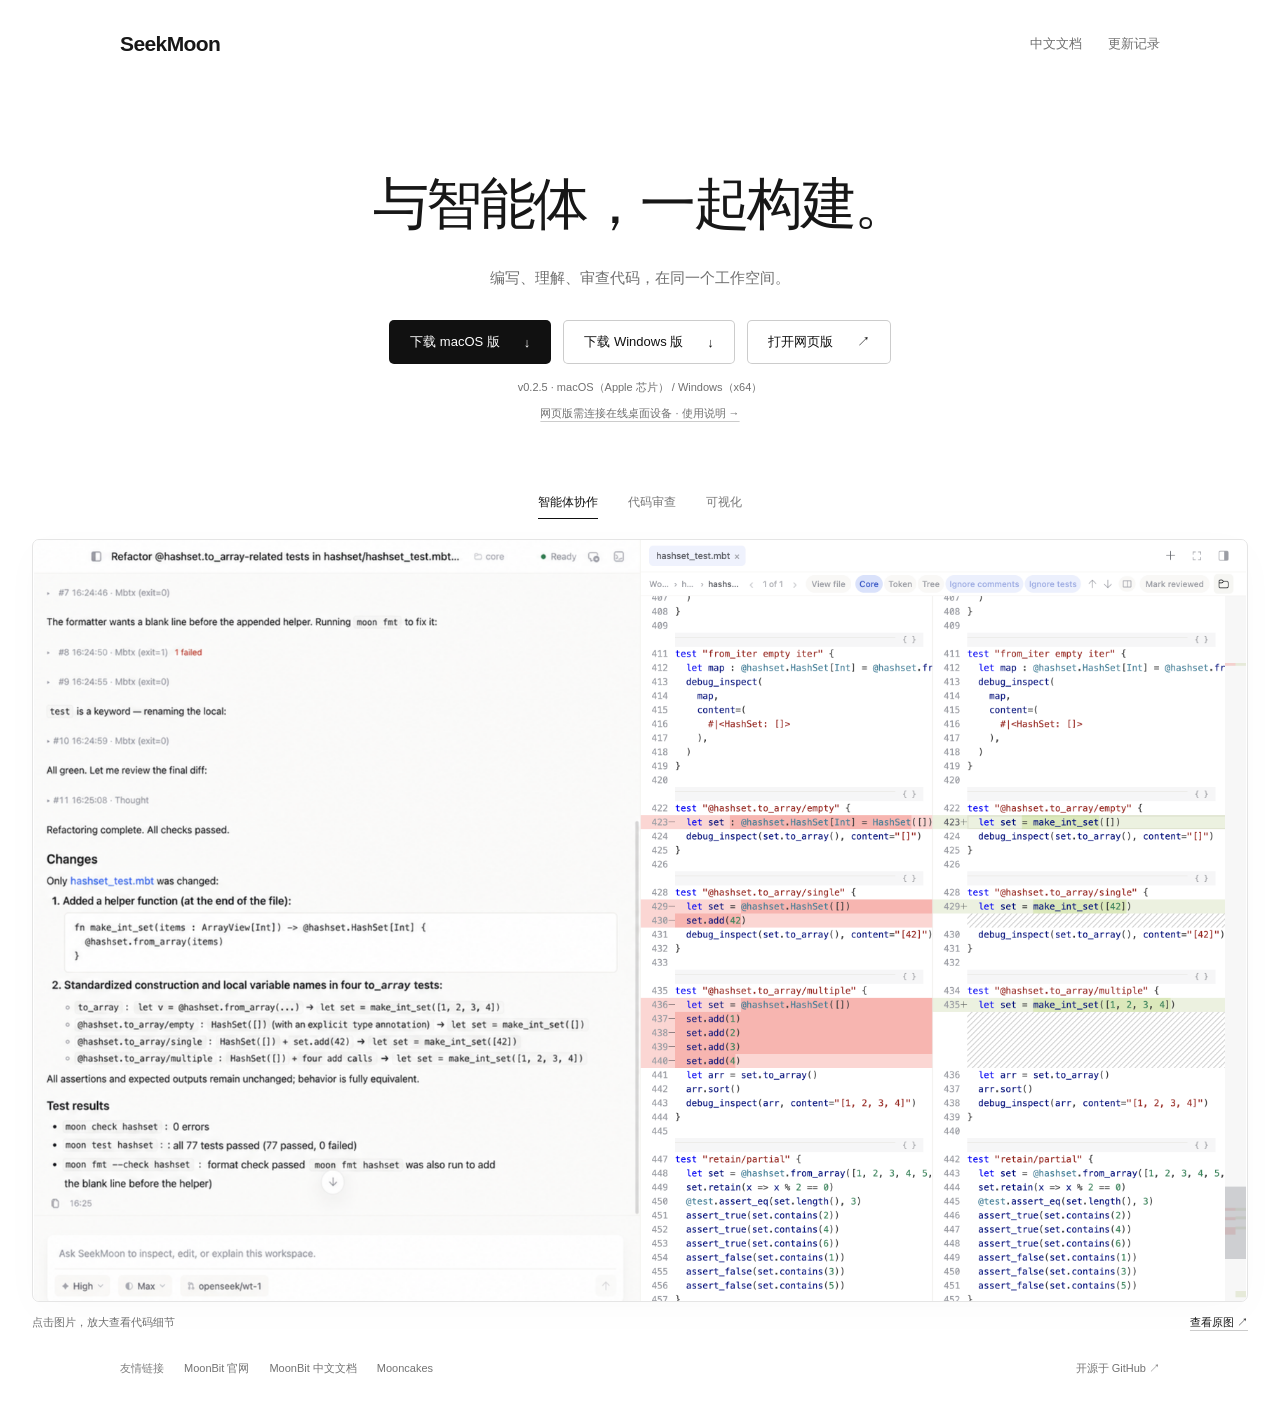
<file: index.html>
<!doctype html>
<html lang="zh-CN">
<head>
  <meta charset="UTF-8">
  <meta name="viewport" content="width=device-width, initial-scale=1">
  <meta name="theme-color" content="#ffffff">
  <meta name="description" content="SeekMoon，由 MoonBit 团队打造的智能体开发环境。编写、理解、审查代码，在同一个工作空间。">
  <title>SeekMoon — 与智能体，一起构建。</title>
  <link rel="icon" href="data:,">
  <link rel="stylesheet" href="style.css">
  <script src="script.js" defer></script>
</head>
<body>
  <a class="skip-link" href="#main">跳到主要内容</a>
  <header class="header wrap">
    <a class="brand" href="#" aria-label="SeekMoon 首页"><span>SeekMoon</span></a>
    <nav class="header-nav" aria-label="主导航"><a class="doc-link" href="docs.html">中文文档</a><a class="doc-link" href="updates.html">更新记录</a></nav>
  </header>
  <main id="main">
    <section class="hero wrap" aria-labelledby="hero-title">
      <h1 id="hero-title"><span>与智能体，</span><span>一起构建。</span></h1>
      <p><span>编写、理解、审查代码，</span><span>在同一个工作空间。</span></p>
      <div class="download-actions" id="download" aria-label="下载 SeekMoon">
        <a class="button" href="https://cli.moonbitlang.cn/openseek/desktop/releases/v0.2.5/SeekMoon.dmg" aria-describedby="download-note">下载 macOS 版 <span aria-hidden="true">↓</span></a>
        <a class="button button-secondary" href="https://cli.moonbitlang.cn/openseek/desktop/releases/v0.2.5/SeekMoon-windows-x64-setup.exe" aria-describedby="download-note">下载 Windows 版 <span aria-hidden="true">↓</span></a>
        <a class="button button-secondary button-browser" href="https://openseek-api.moonbitlang.cn/" target="_blank" rel="noopener noreferrer" aria-describedby="browser-note">打开网页版 <span aria-hidden="true">↗</span></a>
      </div>
      <p class="download-note" id="download-note">v0.2.5 · macOS（Apple 芯片） / Windows（x64）</p>
      <p class="download-help" id="browser-note"><a href="docs.html#browser-package">网页版需连接在线桌面设备 · 使用说明 →</a></p>
    </section>
    <section class="product wrap" aria-label="SeekMoon 产品预览">
      <div class="product-tabs" role="tablist" aria-label="切换产品截图">
        <button id="tab-workspace" role="tab" aria-selected="true" aria-controls="product-panel" data-view="workspace">智能体协作</button>
        <button id="tab-review" role="tab" aria-selected="false" tabindex="-1" aria-controls="product-panel" data-view="review">代码审查</button>
        <button id="tab-visualization" role="tab" aria-selected="false" tabindex="-1" aria-controls="product-panel" data-view="visualization">可视化</button>
      </div>
      <div class="product-window" id="product-panel" role="tabpanel" aria-labelledby="tab-workspace"><a class="image-open" id="image-open" href="assets/workspace.png" target="_blank" rel="noopener noreferrer" aria-label="放大查看当前产品截图"><img id="product-image" src="assets/workspace.png" width="3456" height="2168" alt="SeekMoon 真实界面：左侧智能体任务与右侧代码变更审查" fetchpriority="high"></a></div>
      <div class="preview-tools"><span>点击图片，放大查看代码细节</span><a id="open-original" href="assets/workspace.png" target="_blank" rel="noopener noreferrer">查看原图 ↗</a></div>
    </section>
  </main>
  <dialog id="image-viewer" aria-labelledby="viewer-title">
    <div class="viewer-toolbar"><h2 id="viewer-title">产品截图</h2><div class="viewer-controls"><button type="button" id="zoom-out" aria-label="缩小截图">−</button><output id="zoom-level" aria-live="polite">100%</output><button type="button" id="zoom-in" aria-label="放大截图">＋</button><button type="button" id="zoom-fit">全图</button><button type="button" id="zoom-original">原尺寸</button><button type="button" id="viewer-close" aria-label="关闭截图" autofocus>关闭 ×</button></div></div>
    <p class="viewer-hint">拖动或滚动查看细节；手机可滑动浏览。按 Esc 关闭。</p>
    <div id="viewer-viewport" tabindex="0" aria-label="截图查看区域，可滚动浏览"><img id="viewer-image" alt=""></div>
  </dialog>
  <footer class="footer wrap"><nav class="friend-links" aria-label="友情链接"><span>友情链接</span><a href="https://www.moonbitlang.cn/" target="_blank" rel="noopener noreferrer">MoonBit 官网</a><a href="https://docs.moonbitlang.cn/" target="_blank" rel="noopener noreferrer">MoonBit 中文文档</a><a href="https://mooncakes.io/" target="_blank" rel="noopener noreferrer">Mooncakes</a></nav><a href="https://github.com/moonbitlang/openseek" target="_blank" rel="noopener noreferrer">开源于 GitHub ↗</a></footer>
</body>
</html>
</file>
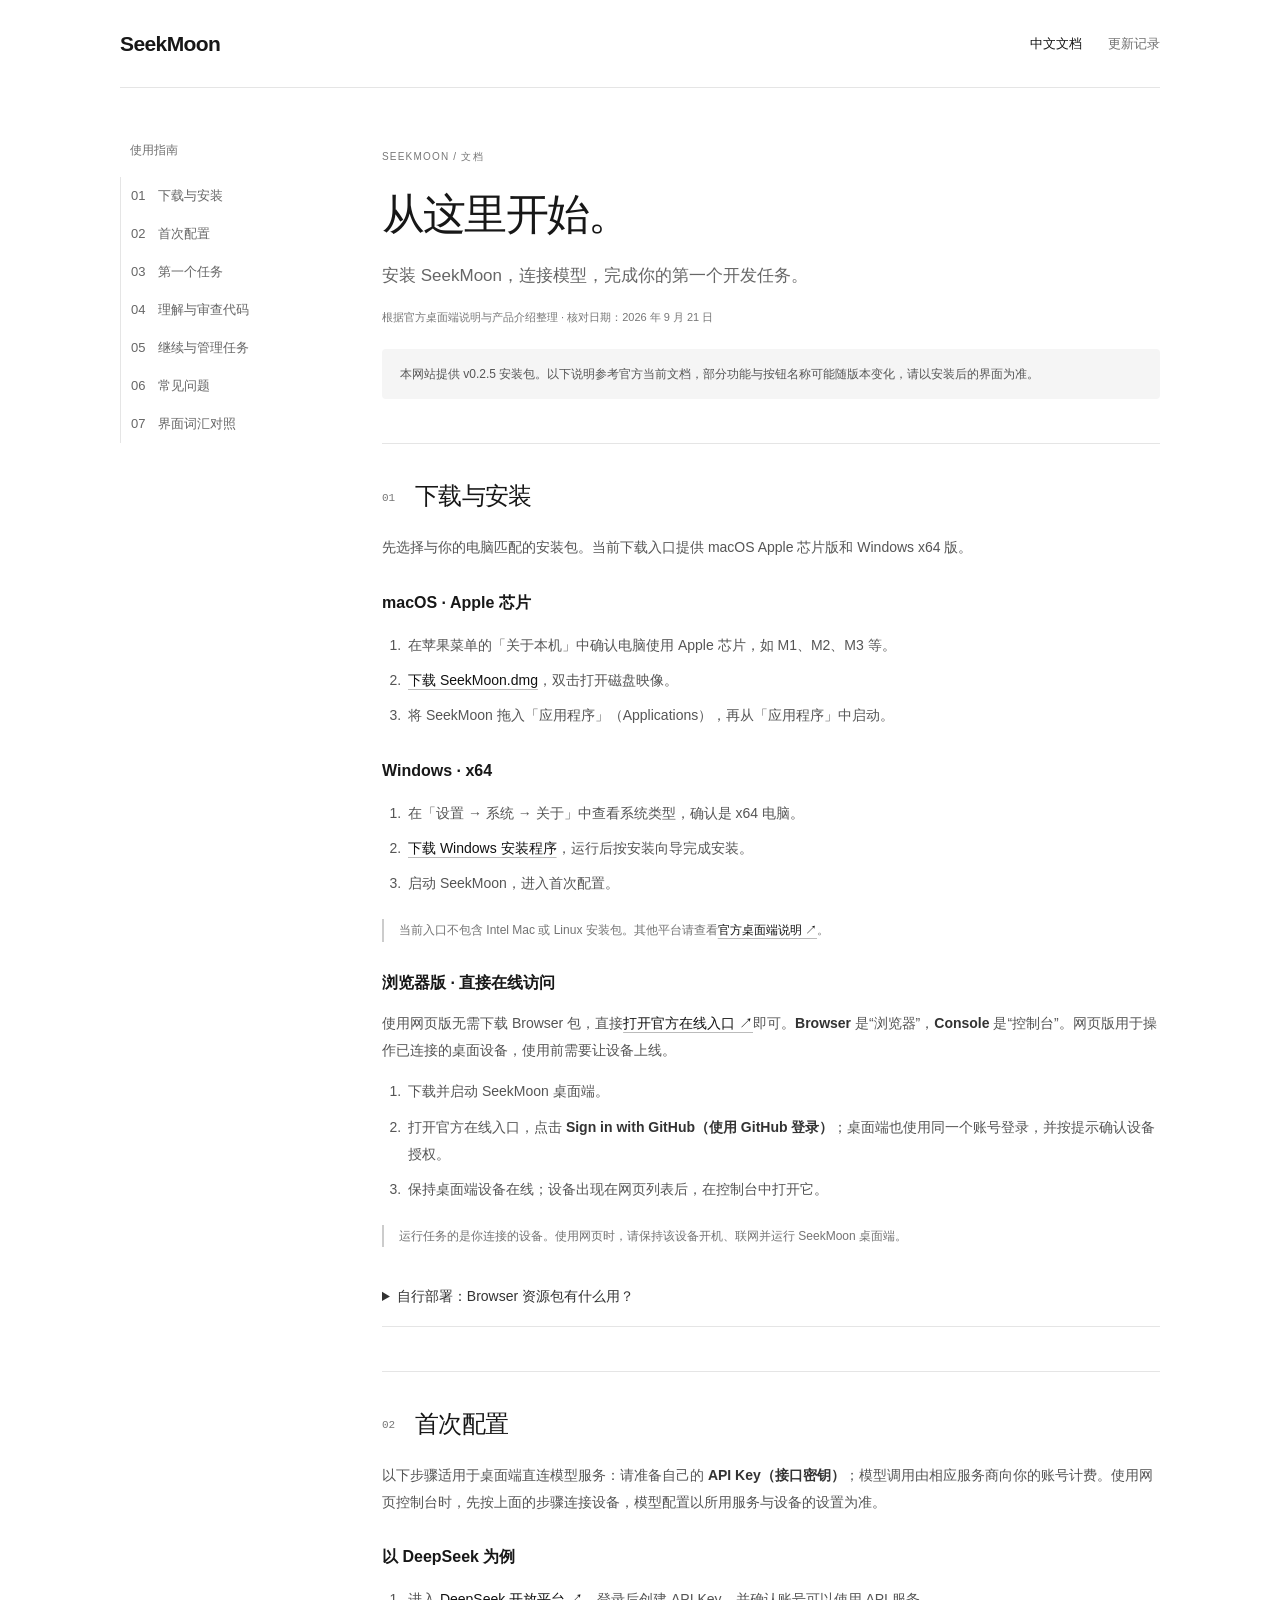
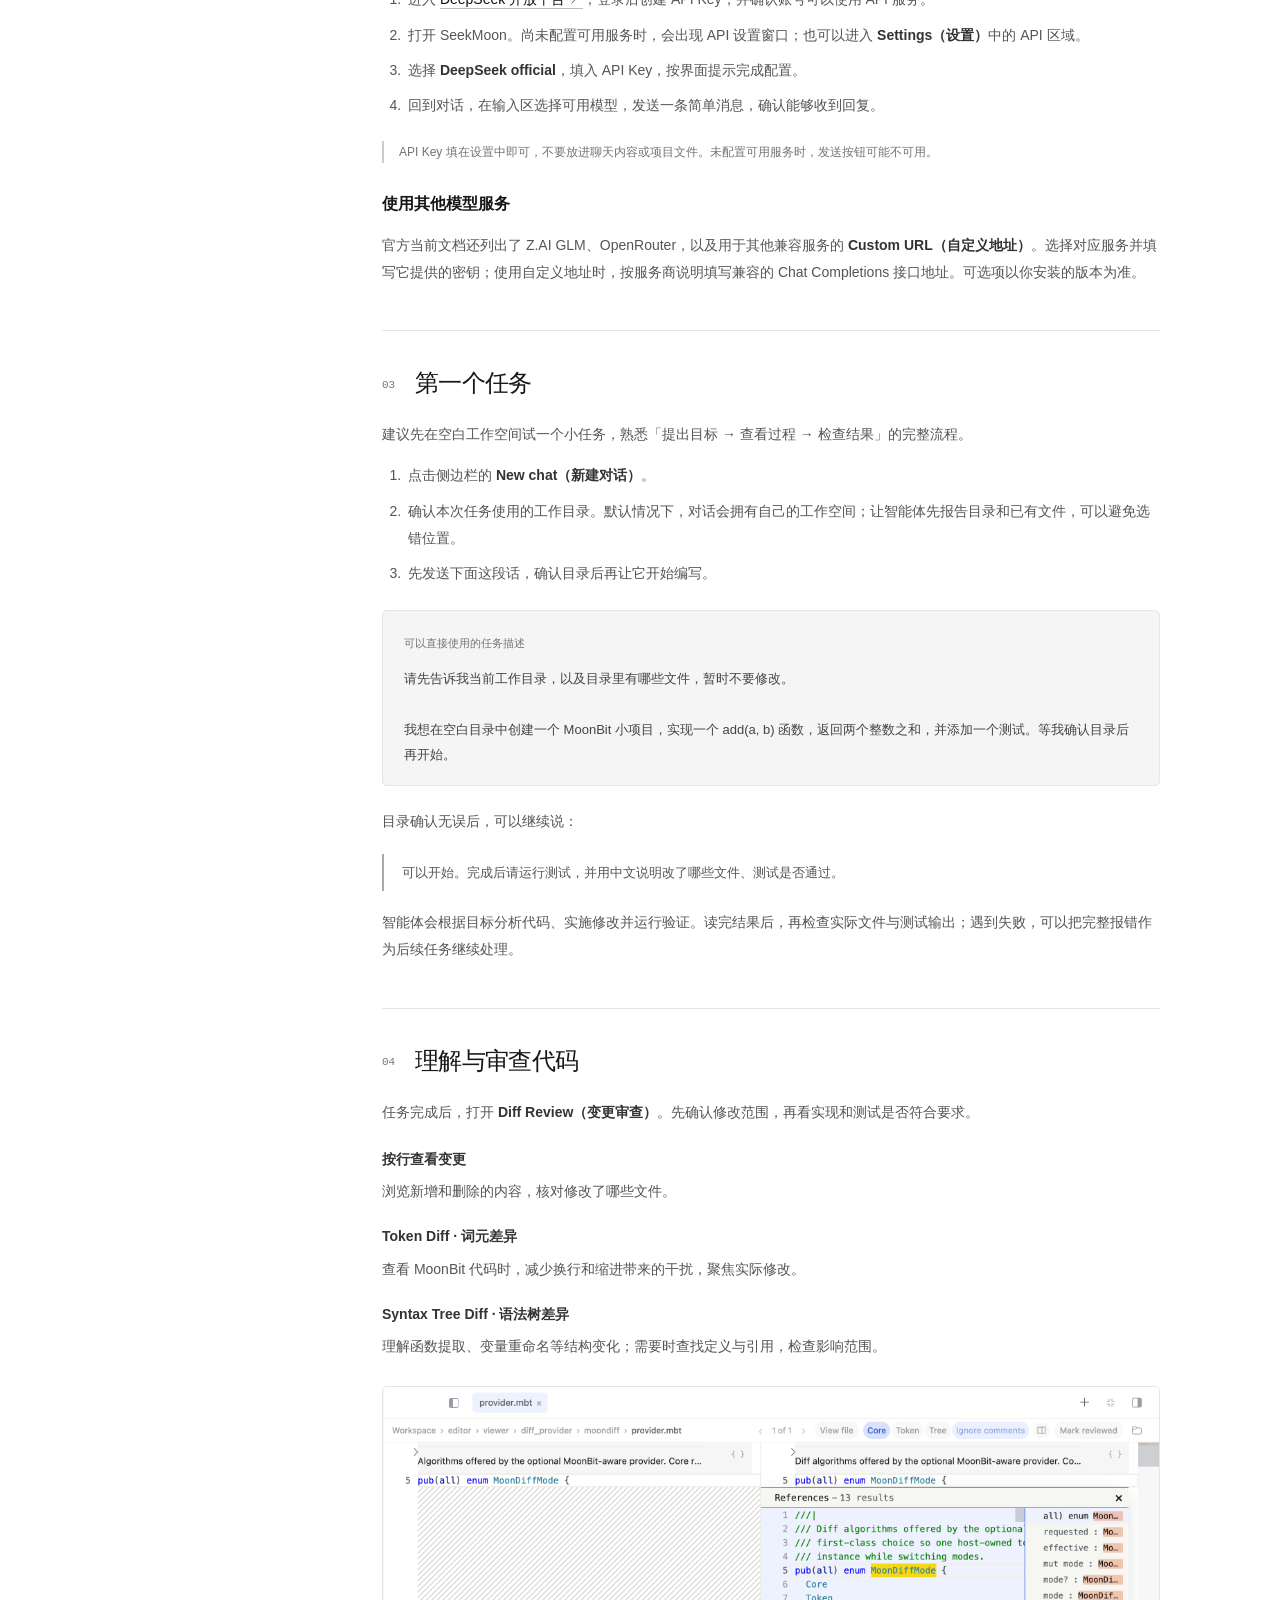
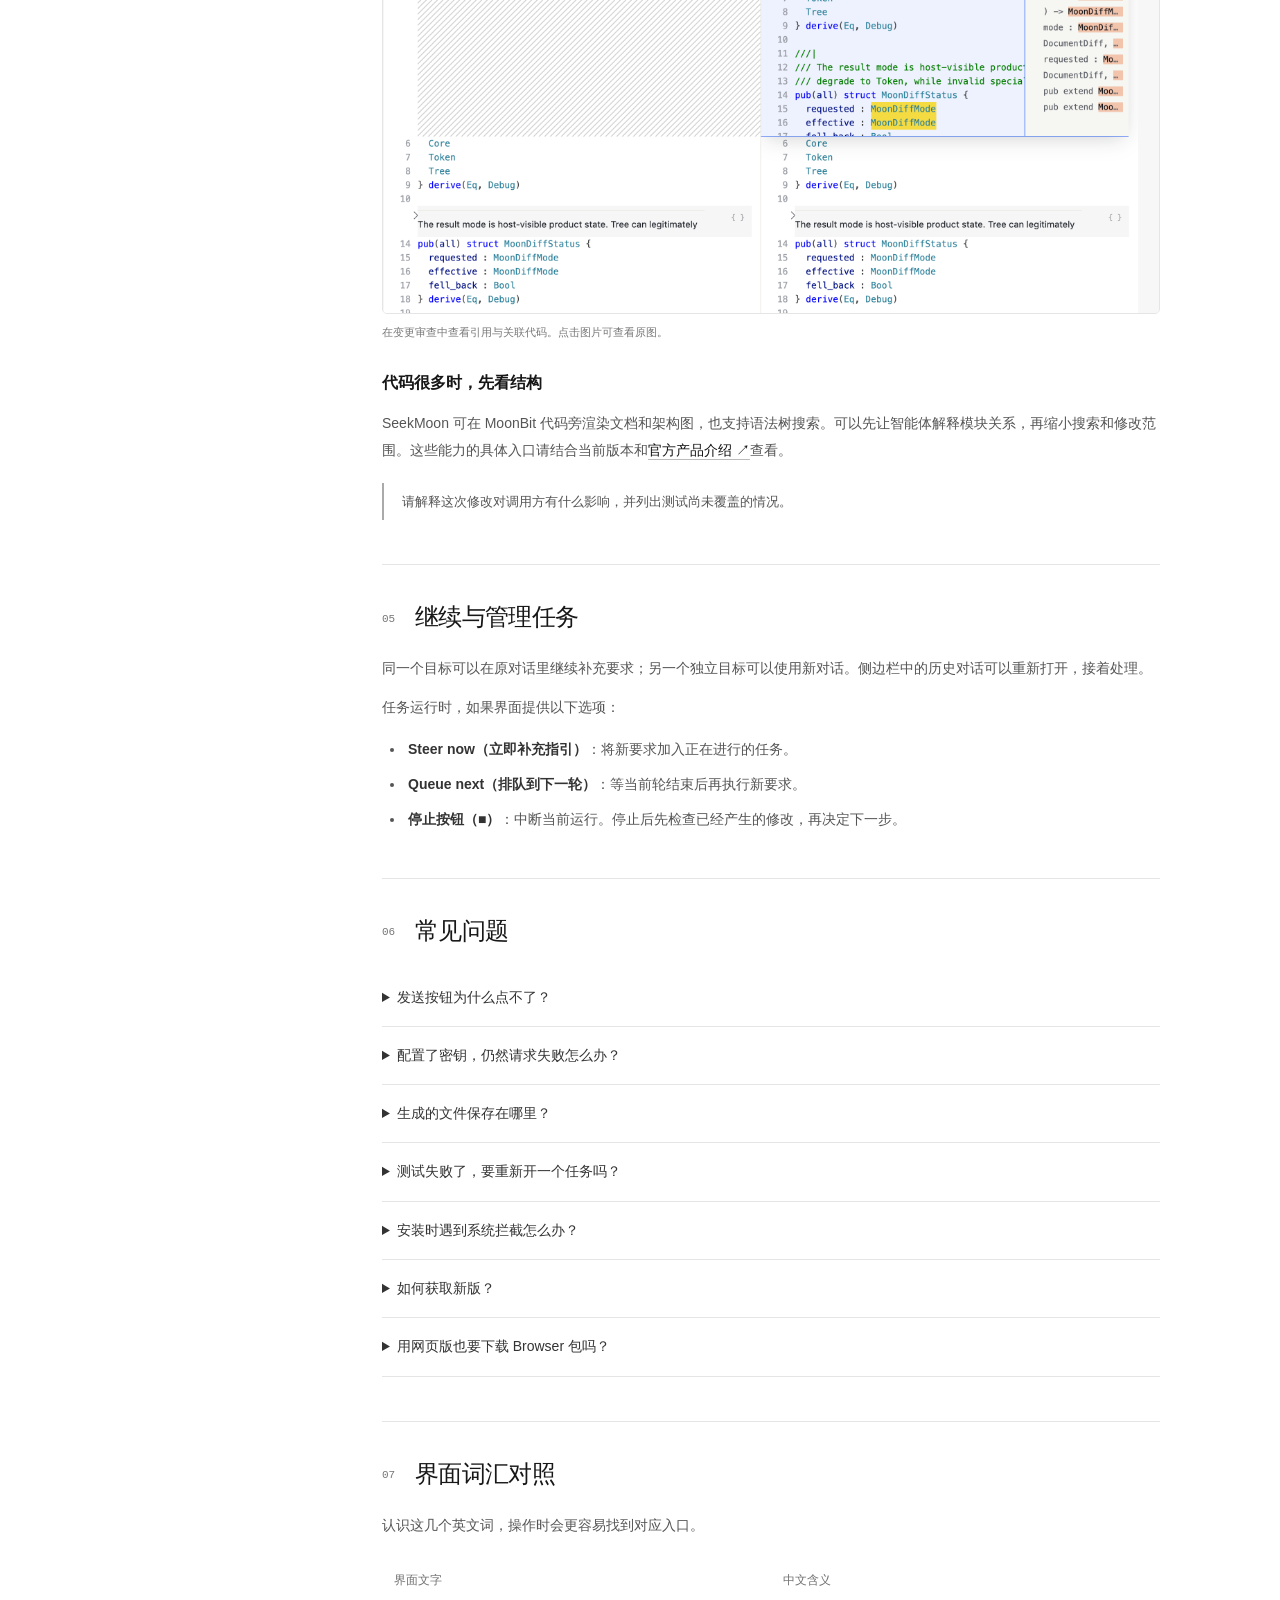
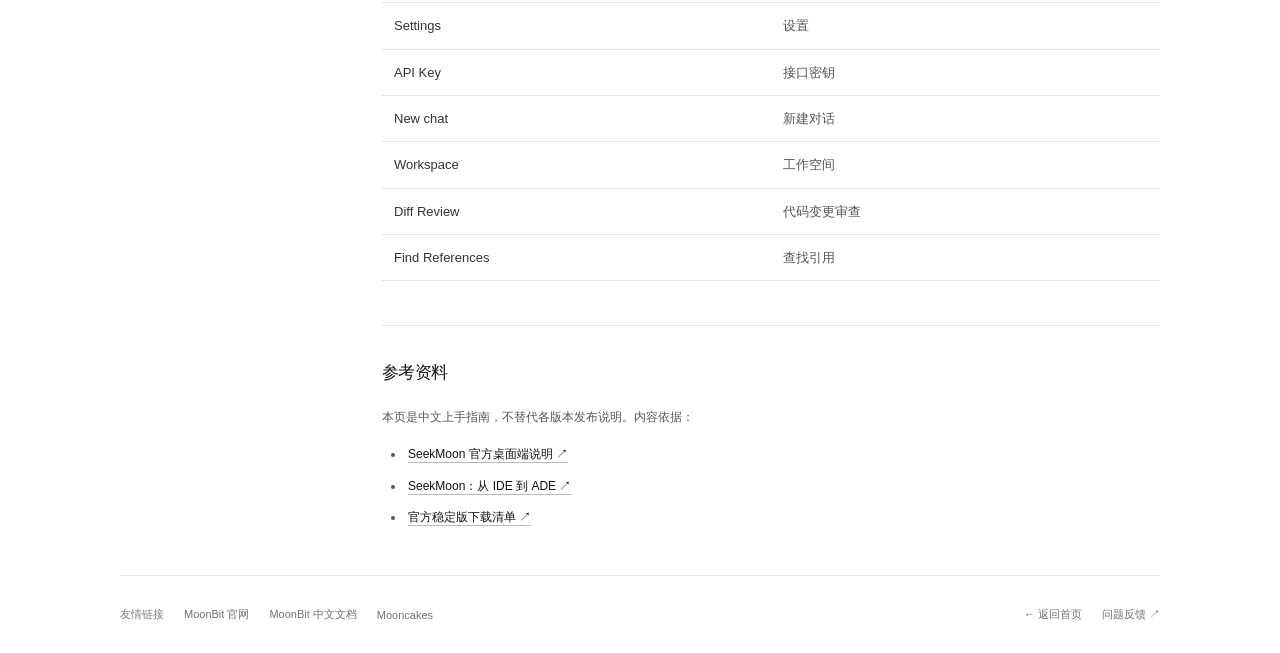
<file: docs.html>
<!doctype html>
<html lang="zh-CN">
<head>
  <meta charset="UTF-8">
  <meta name="viewport" content="width=device-width, initial-scale=1">
  <meta name="theme-color" content="#ffffff">
  <meta name="description" content="SeekMoon 中文使用指南：下载安装、配置模型 API Key、开始第一个任务、审查代码变更与常见问题。">
  <title>中文使用文档 — SeekMoon</title>
  <link rel="icon" href="data:,">
  <link rel="stylesheet" href="style.css">
  <link rel="stylesheet" href="docs.css">
</head>
<body>
  <a class="skip-link" href="#guide">跳到文档正文</a>
  <header class="header wrap">
    <a class="brand" href="./" aria-label="SeekMoon 首页"><span>SeekMoon</span></a>
    <nav class="header-nav" aria-label="主导航"><a class="doc-link" href="docs.html" aria-current="page">中文文档</a><a class="doc-link" href="updates.html">更新记录</a></nav>
  </header>
  <div class="docs-layout wrap">
    <aside class="docs-sidebar">
      <nav aria-label="文档目录">
        <p class="toc-title">使用指南</p>
        <a href="#install">01　下载与安装</a>
        <a href="#setup">02　首次配置</a>
        <a href="#first-task">03　第一个任务</a>
        <a href="#review">04　理解与审查代码</a>
        <a href="#sessions">05　继续与管理任务</a>
        <a href="#faq">06　常见问题</a>
        <a href="#terms">07　界面词汇对照</a>
      </nav>
    </aside>
    <main class="docs-content" id="guide">
      <div class="docs-intro">
        <span class="docs-kicker">SEEKMOON / 文档</span>
        <h1>从这里开始。</h1>
        <p class="docs-lead">安装 SeekMoon，连接模型，完成你的第一个开发任务。</p>
        <p class="docs-meta">根据官方桌面端说明与产品介绍整理 · 核对日期：2026 年 9 月 21 日</p>
        <p class="version-note">本网站提供 v0.2.5 安装包。以下说明参考官方当前文档，部分功能与按钮名称可能随版本变化，请以安装后的界面为准。</p>
      </div>
      <section id="install">
        <h2><span>01</span> 下载与安装</h2>
        <p>先选择与你的电脑匹配的安装包。当前下载入口提供 macOS Apple 芯片版和 Windows x64 版。</p>
        <h3>macOS · Apple 芯片</h3>
        <ol>
          <li>在苹果菜单的「关于本机」中确认电脑使用 Apple 芯片，如 M1、M2、M3 等。</li>
          <li><a href="https://cli.moonbitlang.cn/openseek/desktop/releases/v0.2.5/SeekMoon.dmg">下载 SeekMoon.dmg</a>，双击打开磁盘映像。</li>
          <li>将 SeekMoon 拖入「应用程序」（Applications），再从「应用程序」中启动。</li>
        </ol>
        <h3>Windows · x64</h3>
        <ol>
          <li>在「设置 → 系统 → 关于」中查看系统类型，确认是 x64 电脑。</li>
          <li><a href="https://cli.moonbitlang.cn/openseek/desktop/releases/v0.2.5/SeekMoon-windows-x64-setup.exe">下载 Windows 安装程序</a>，运行后按安装向导完成安装。</li>
          <li>启动 SeekMoon，进入首次配置。</li>
        </ol>
        <p class="quiet-note">当前入口不包含 Intel Mac 或 Linux 安装包。其他平台请查看<a href="https://github.com/moonbitlang/openseek/tree/main/desktop" target="_blank" rel="noopener noreferrer">官方桌面端说明 ↗</a>。</p>
        <h3 id="browser-package">浏览器版 · 直接在线访问</h3>
        <p>使用网页版无需下载 Browser 包，直接<a href="https://openseek-api.moonbitlang.cn/" target="_blank" rel="noopener noreferrer">打开官方在线入口 ↗</a>即可。<strong>Browser</strong> 是“浏览器”，<strong>Console</strong> 是“控制台”。网页版用于操作已连接的桌面设备，使用前需要让设备上线。</p>
        <ol>
          <li>下载并启动 SeekMoon 桌面端。</li>
          <li>打开官方在线入口，点击 <strong>Sign in with GitHub（使用 GitHub 登录）</strong>；桌面端也使用同一个账号登录，并按提示确认设备授权。</li>
          <li>保持桌面端设备在线；设备出现在网页列表后，在控制台中打开它。</li>
        </ol>
        <p class="quiet-note">运行任务的是你连接的设备。使用网页时，请保持该设备开机、联网并运行 SeekMoon 桌面端。</p>
        <details><summary>自行部署：Browser 资源包有什么用？</summary><p><a href="https://cli.moonbitlang.cn/openseek/desktop/releases/v0.2.5/SeekMoon.browser.tar.gz">下载 Browser 资源包（v0.2.5）</a>。这是浏览器控制台的前端资源压缩包，供部署使用；单独解压不会自动提供登录或设备连接。请结合<a href="https://github.com/moonbitlang/openseek/blob/main/desktop/BUILD.md" target="_blank" rel="noopener noreferrer">官方 Browser 构建说明 ↗</a>和配套服务配置使用。</p></details>
      </section>
      <section id="setup">
        <h2><span>02</span> 首次配置</h2>
        <p>以下步骤适用于桌面端直连模型服务：请准备自己的 <strong>API Key（接口密钥）</strong>；模型调用由相应服务商向你的账号计费。使用网页控制台时，先按上面的步骤连接设备，模型配置以所用服务与设备的设置为准。</p>
        <h3>以 DeepSeek 为例</h3>
        <ol>
          <li>进入 <a href="https://platform.deepseek.com/" target="_blank" rel="noopener noreferrer">DeepSeek 开放平台 ↗</a>，登录后创建 API Key，并确认账号可以使用 API 服务。</li>
          <li>打开 SeekMoon。尚未配置可用服务时，会出现 API 设置窗口；也可以进入 <strong>Settings（设置）</strong>中的 API 区域。</li>
          <li>选择 <strong>DeepSeek official</strong>，填入 API Key，按界面提示完成配置。</li>
          <li>回到对话，在输入区选择可用模型，发送一条简单消息，确认能够收到回复。</li>
        </ol>
        <p class="quiet-note">API Key 填在设置中即可，不要放进聊天内容或项目文件。未配置可用服务时，发送按钮可能不可用。</p>
        <h3>使用其他模型服务</h3>
        <p>官方当前文档还列出了 Z.AI GLM、OpenRouter，以及用于其他兼容服务的 <strong>Custom URL（自定义地址）</strong>。选择对应服务并填写它提供的密钥；使用自定义地址时，按服务商说明填写兼容的 Chat Completions 接口地址。可选项以你安装的版本为准。</p>
      </section>
      <section id="first-task">
        <h2><span>03</span> 第一个任务</h2>
        <p>建议先在空白工作空间试一个小任务，熟悉「提出目标 → 查看过程 → 检查结果」的完整流程。</p>
        <ol>
          <li>点击侧边栏的 <strong>New chat（新建对话）</strong>。</li>
          <li>确认本次任务使用的工作目录。默认情况下，对话会拥有自己的工作空间；让智能体先报告目录和已有文件，可以避免选错位置。</li>
          <li>先发送下面这段话，确认目录后再让它开始编写。</li>
        </ol>
        <div class="prompt-example"><span class="example-label">可以直接使用的任务描述</span><pre>请先告诉我当前工作目录，以及目录里有哪些文件，暂时不要修改。

我想在空白目录中创建一个 MoonBit 小项目，实现一个 add(a, b) 函数，返回两个整数之和，并添加一个测试。等我确认目录后再开始。</pre></div>
        <p>目录确认无误后，可以继续说：</p>
        <blockquote>可以开始。完成后请运行测试，并用中文说明改了哪些文件、测试是否通过。</blockquote>
        <p>智能体会根据目标分析代码、实施修改并运行验证。读完结果后，再检查实际文件与测试输出；遇到失败，可以把完整报错作为后续任务继续处理。</p>
      </section>
      <section id="review">
        <h2><span>04</span> 理解与审查代码</h2>
        <p>任务完成后，打开 <strong>Diff Review（变更审查）</strong>。先确认修改范围，再看实现和测试是否符合要求。</p>
        <dl class="feature-list">
          <div><dt>按行查看变更</dt><dd>浏览新增和删除的内容，核对修改了哪些文件。</dd></div>
          <div><dt>Token Diff · 词元差异</dt><dd>查看 MoonBit 代码时，减少换行和缩进带来的干扰，聚焦实际修改。</dd></div>
          <div><dt>Syntax Tree Diff · 语法树差异</dt><dd>理解函数提取、变量重命名等结构变化；需要时查找定义与引用，检查影响范围。</dd></div>
        </dl>
        <figure><a href="assets/review.png" target="_blank" rel="noopener noreferrer" aria-label="在新标签页查看代码审查截图原图"><img src="assets/review.png" alt="SeekMoon 代码审查界面，展示代码差异与引用列表" loading="lazy"></a><figcaption>在变更审查中查看引用与关联代码。点击图片可查看原图。</figcaption></figure>
        <h3>代码很多时，先看结构</h3>
        <p>SeekMoon 可在 MoonBit 代码旁渲染文档和架构图，也支持语法树搜索。可以先让智能体解释模块关系，再缩小搜索和修改范围。这些能力的具体入口请结合当前版本和<a href="https://www.moonbitlang.com/blog/seekmoon-from-ide-to-ade" target="_blank" rel="noopener noreferrer">官方产品介绍 ↗</a>查看。</p>
        <blockquote>请解释这次修改对调用方有什么影响，并列出测试尚未覆盖的情况。</blockquote>
      </section>
      <section id="sessions">
        <h2><span>05</span> 继续与管理任务</h2>
        <p>同一个目标可以在原对话里继续补充要求；另一个独立目标可以使用新对话。侧边栏中的历史对话可以重新打开，接着处理。</p>
        <p>任务运行时，如果界面提供以下选项：</p>
        <ul>
          <li><strong>Steer now（立即补充指引）</strong>：将新要求加入正在进行的任务。</li>
          <li><strong>Queue next（排队到下一轮）</strong>：等当前轮结束后再执行新要求。</li>
          <li><strong>停止按钮（■）</strong>：中断当前运行。停止后先检查已经产生的修改，再决定下一步。</li>
        </ul>
      </section>
      <section id="faq">
        <h2><span>06</span> 常见问题</h2>
        <details><summary>发送按钮为什么点不了？</summary><p>先检查 API 设置。官方说明中，未配置可用模型服务时会禁用发送。确认服务商、密钥及自定义地址填写正确，再根据界面给出的提示排查。</p></details>
        <details><summary>配置了密钥，仍然请求失败怎么办？</summary><p>保存完整报错，检查网络、服务商 API 可用状态，以及账号余额或配额。密钥失效时在设置中更换；不要将密钥贴进反馈截图。</p></details>
        <details><summary>生成的文件保存在哪里？</summary><p>官方说明中的默认工作空间位于系统「文档」目录下的 <code>OpenSeek/&lt;session-id&gt;</code>，系统配置可能改变其实际位置。已有项目请以当前任务的工作目录为准；不确定时先让智能体报告目录。</p></details>
        <details><summary>测试失败了，要重新开一个任务吗？</summary><p>通常可以在当前对话继续，让智能体根据具体报错定位原因、修复后重新运行相关测试。这样能保留之前的任务上下文。</p></details>
        <details><summary>安装时遇到系统拦截怎么办？</summary><p>先确认安装包来自本网站链接指向的 MoonBit 官方下载域名，并记录系统提示。若仍无法安装，请附上系统版本、芯片或架构、安装包版本和错误截图，到<a href="https://github.com/moonbitlang/openseek/issues" target="_blank" rel="noopener noreferrer">官方问题区 ↗</a>反馈。</p></details>
        <details><summary>如何获取新版？</summary><p>回到<a href="index.html#download">首页下载入口</a>查看网站提供的版本。桌面端的更新行为可参考<a href="https://github.com/moonbitlang/openseek/blob/main/desktop/README.md#updates" target="_blank" rel="noopener noreferrer">官方更新说明 ↗</a>；不要把网站显示的版本号当作实时更新检查。</p></details>
        <details><summary>用网页版也要下载 Browser 包吗？</summary><p>不用。直接<a href="https://openseek-api.moonbitlang.cn/" target="_blank" rel="noopener noreferrer">访问官方在线入口 ↗</a>，使用 GitHub 登录后连接在线桌面设备即可。Browser 压缩包主要供自行部署使用，不是日常访问网页版的前提。</p></details>
      </section>
      <section id="terms">
        <h2><span>07</span> 界面词汇对照</h2>
        <p>认识这几个英文词，操作时会更容易找到对应入口。</p>
        <table><thead><tr><th scope="col">界面文字</th><th scope="col">中文含义</th></tr></thead><tbody><tr><td>Settings</td><td>设置</td></tr><tr><td>API Key</td><td>接口密钥</td></tr><tr><td>New chat</td><td>新建对话</td></tr><tr><td>Workspace</td><td>工作空间</td></tr><tr><td>Diff Review</td><td>代码变更审查</td></tr><tr><td>Find References</td><td>查找引用</td></tr></tbody></table>
      </section>
      <section class="docs-sources" aria-labelledby="sources-title"><h2 id="sources-title">参考资料</h2><p>本页是中文上手指南，不替代各版本发布说明。内容依据：</p><ul><li><a href="https://github.com/moonbitlang/openseek/blob/main/desktop/README.md" target="_blank" rel="noopener noreferrer">SeekMoon 官方桌面端说明 ↗</a></li><li><a href="https://www.moonbitlang.com/blog/seekmoon-from-ide-to-ade" target="_blank" rel="noopener noreferrer">SeekMoon：从 IDE 到 ADE ↗</a></li><li><a href="https://openseek-api.moonbitlang.cn/desktop/releases/latest.json" target="_blank" rel="noopener noreferrer">官方稳定版下载清单 ↗</a></li></ul></section>
    </main>
  </div>
  <footer class="footer wrap"><nav class="friend-links" aria-label="友情链接"><span>友情链接</span><a href="https://www.moonbitlang.cn/" target="_blank" rel="noopener noreferrer">MoonBit 官网</a><a href="https://docs.moonbitlang.cn/" target="_blank" rel="noopener noreferrer">MoonBit 中文文档</a><a href="https://mooncakes.io/" target="_blank" rel="noopener noreferrer">Mooncakes</a></nav><div class="footer-actions"><a href="./">← 返回首页</a><a href="https://github.com/moonbitlang/openseek/issues" target="_blank" rel="noopener noreferrer">问题反馈 ↗</a></div></footer>
</body>
</html>
</file>
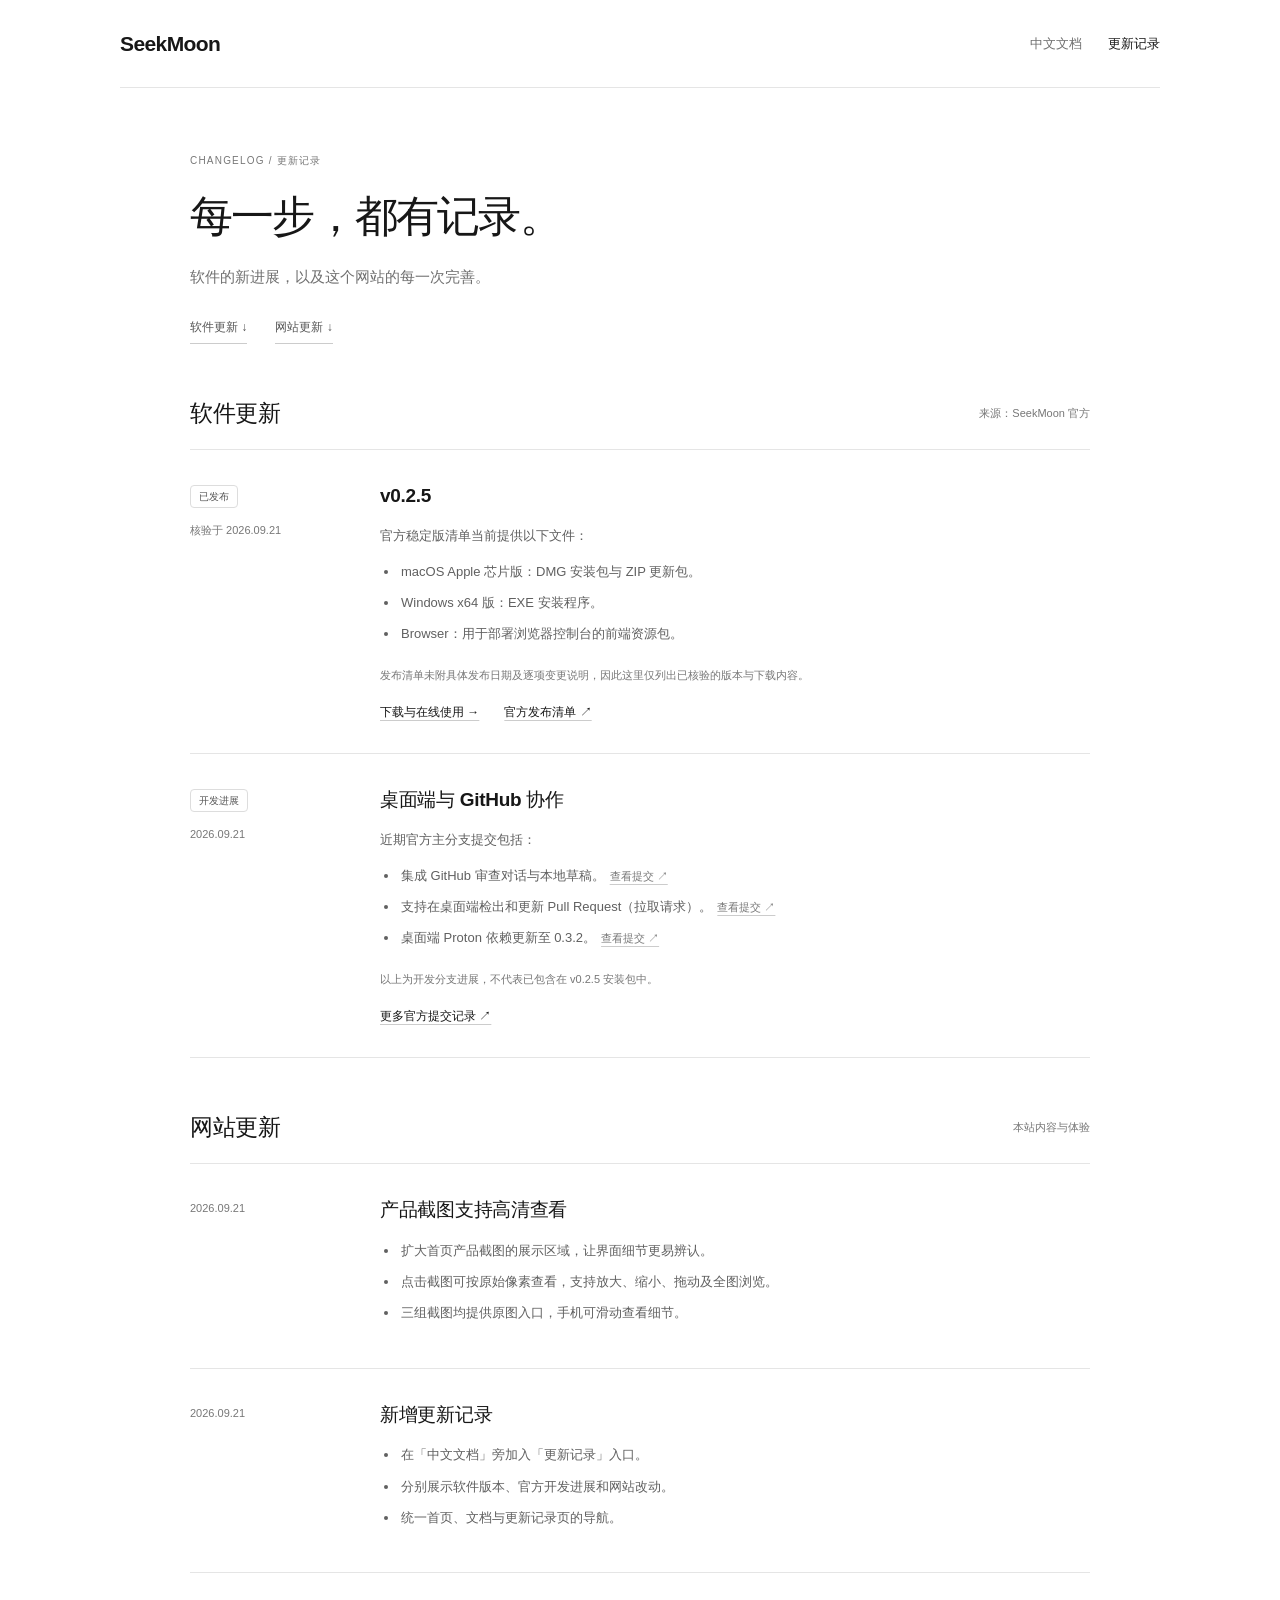
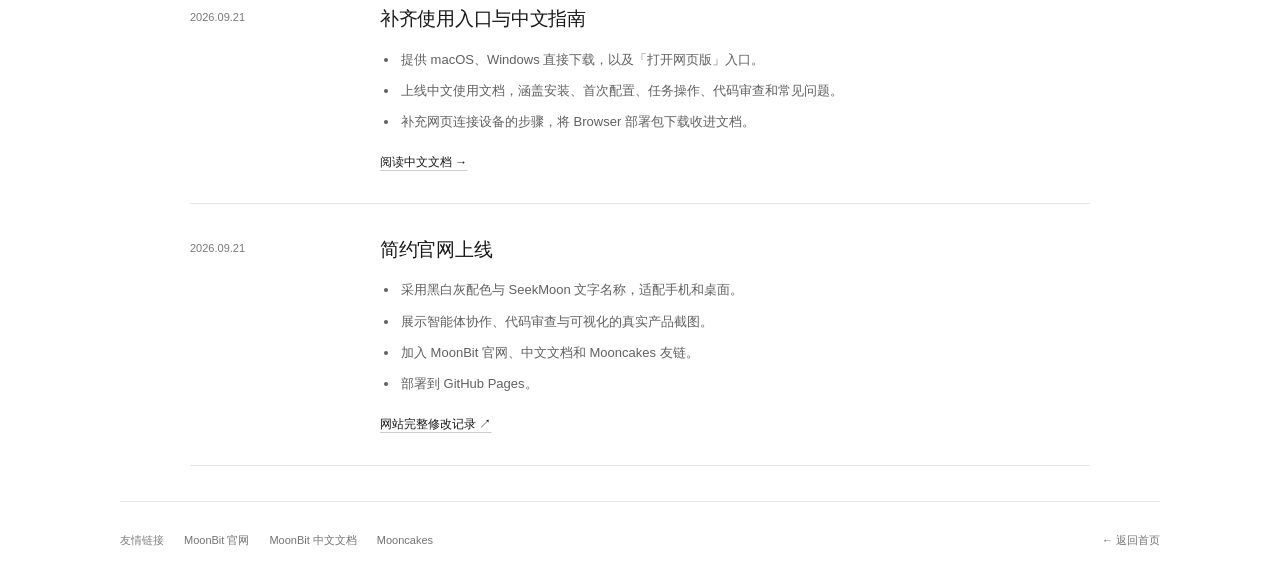
<file: updates.html>
<!doctype html>
<html lang="zh-CN">
<head>
  <meta charset="UTF-8">
  <meta name="viewport" content="width=device-width, initial-scale=1">
  <meta name="theme-color" content="#ffffff">
  <meta name="description" content="SeekMoon 更新记录：官方软件版本、近期开发进展，以及本站内容和体验的更新。">
  <title>更新记录 — SeekMoon</title>
  <link rel="icon" href="data:,">
  <link rel="stylesheet" href="style.css">
  <link rel="stylesheet" href="updates.css">
</head>
<body>
  <a class="skip-link" href="#main">跳到更新记录</a>
  <header class="header wrap">
    <a class="brand" href="./" aria-label="SeekMoon 首页"><span>SeekMoon</span></a>
    <nav class="header-nav" aria-label="主导航"><a class="doc-link" href="docs.html">中文文档</a><a class="doc-link" href="updates.html" aria-current="page">更新记录</a></nav>
  </header>
  <main id="main" class="updates wrap">
    <div class="updates-intro"><span class="eyebrow">CHANGELOG / 更新记录</span><h1>每一步，都有记录。</h1><p>软件的新进展，以及这个网站的每一次完善。</p><nav class="section-nav" aria-label="更新分类"><a href="#software">软件更新 ↓</a><a href="#website">网站更新 ↓</a></nav></div>
    <section id="software" aria-labelledby="software-title">
      <div class="section-title"><h2 id="software-title">软件更新</h2><span>来源：SeekMoon 官方</span></div>
      <article class="update-entry">
        <div class="entry-meta"><span class="status">已发布</span><span>核验于 <time datetime="2026-09-21">2026.09.21</time></span></div>
        <div class="entry-content"><h3>v0.2.5</h3><p>官方稳定版清单当前提供以下文件：</p><ul><li>macOS Apple 芯片版：DMG 安装包与 ZIP 更新包。</li><li>Windows x64 版：EXE 安装程序。</li><li>Browser：用于部署浏览器控制台的前端资源包。</li></ul><p class="entry-note">发布清单未附具体发布日期及逐项变更说明，因此这里仅列出已核验的版本与下载内容。</p><div class="entry-links"><a href="index.html#download">下载与在线使用 →</a><a href="https://openseek-api.moonbitlang.cn/desktop/releases/latest.json" target="_blank" rel="noopener noreferrer">官方发布清单 ↗</a></div></div>
      </article>
      <article class="update-entry">
        <div class="entry-meta"><span class="status">开发进展</span><time datetime="2026-09-21">2026.09.21</time></div>
        <div class="entry-content"><h3>桌面端与 GitHub 协作</h3><p>近期官方主分支提交包括：</p><ul><li>集成 GitHub 审查对话与本地草稿。<a class="source-link" href="https://github.com/moonbitlang/openseek/commit/ed482ebdfe5123a230fbb34e90670a2b30d341f6" target="_blank" rel="noopener noreferrer">查看提交 ↗</a></li><li>支持在桌面端检出和更新 Pull Request（拉取请求）。<a class="source-link" href="https://github.com/moonbitlang/openseek/commit/1cf8c963f468883504a66f599318a7ad1b3b6333" target="_blank" rel="noopener noreferrer">查看提交 ↗</a></li><li>桌面端 Proton 依赖更新至 0.3.2。<a class="source-link" href="https://github.com/moonbitlang/openseek/commit/c8f01c60fd32124a3d5bdac85323ff7670498caa" target="_blank" rel="noopener noreferrer">查看提交 ↗</a></li></ul><p class="entry-note">以上为开发分支进展，不代表已包含在 v0.2.5 安装包中。</p><div class="entry-links"><a href="https://github.com/moonbitlang/openseek/commits/main/" target="_blank" rel="noopener noreferrer">更多官方提交记录 ↗</a></div></div>
      </article>
    </section>
    <section id="website" aria-labelledby="website-title">
      <div class="section-title"><h2 id="website-title">网站更新</h2><span>本站内容与体验</span></div>
      <article class="update-entry">
        <div class="entry-meta"><time datetime="2026-09-21">2026.09.21</time></div>
        <div class="entry-content"><h3>产品截图支持高清查看</h3><ul><li>扩大首页产品截图的展示区域，让界面细节更易辨认。</li><li>点击截图可按原始像素查看，支持放大、缩小、拖动及全图浏览。</li><li>三组截图均提供原图入口，手机可滑动查看细节。</li></ul></div>
      </article>
      <article class="update-entry">
        <div class="entry-meta"><time datetime="2026-09-21">2026.09.21</time></div>
        <div class="entry-content"><h3>新增更新记录</h3><ul><li>在「中文文档」旁加入「更新记录」入口。</li><li>分别展示软件版本、官方开发进展和网站改动。</li><li>统一首页、文档与更新记录页的导航。</li></ul></div>
      </article>
      <article class="update-entry">
        <div class="entry-meta"><time datetime="2026-09-21">2026.09.21</time></div>
        <div class="entry-content"><h3>补齐使用入口与中文指南</h3><ul><li>提供 macOS、Windows 直接下载，以及「打开网页版」入口。</li><li>上线中文使用文档，涵盖安装、首次配置、任务操作、代码审查和常见问题。</li><li>补充网页连接设备的步骤，将 Browser 部署包下载收进文档。</li></ul><div class="entry-links"><a href="docs.html">阅读中文文档 →</a></div></div>
      </article>
      <article class="update-entry">
        <div class="entry-meta"><time datetime="2026-09-21">2026.09.21</time></div>
        <div class="entry-content"><h3>简约官网上线</h3><ul><li>采用黑白灰配色与 SeekMoon 文字名称，适配手机和桌面。</li><li>展示智能体协作、代码审查与可视化的真实产品截图。</li><li>加入 MoonBit 官网、中文文档和 Mooncakes 友链。</li><li>部署到 GitHub Pages。</li></ul><div class="entry-links"><a href="https://github.com/zongen01/seekmoon-website/commits/main/" target="_blank" rel="noopener noreferrer">网站完整修改记录 ↗</a></div></div>
      </article>
    </section>
  </main>
  <footer class="footer wrap"><nav class="friend-links" aria-label="友情链接"><span>友情链接</span><a href="https://www.moonbitlang.cn/" target="_blank" rel="noopener noreferrer">MoonBit 官网</a><a href="https://docs.moonbitlang.cn/" target="_blank" rel="noopener noreferrer">MoonBit 中文文档</a><a href="https://mooncakes.io/" target="_blank" rel="noopener noreferrer">Mooncakes</a></nav><a href="./">← 返回首页</a></footer>
</body>
</html>
</file>
<file: style.css>
@charset "UTF-8";
:root{--bg:#ffffff;--text:#171717;--muted:#707070;--accent:#111111;--line:#e5e5e5}
*{box-sizing:border-box}
html{scroll-behavior:smooth}
body{margin:0;background:var(--bg);color:var(--text);font-family:-apple-system,BlinkMacSystemFont,"Segoe UI","PingFang SC","Microsoft YaHei",sans-serif;-webkit-font-smoothing:antialiased}
a{color:inherit;text-decoration:none}
button{font:inherit}
a,button{-webkit-tap-highlight-color:transparent}
a:focus-visible,button:focus-visible{outline:2px solid var(--accent);outline-offset:5px}
::selection{background:#e5e5e5}
.wrap{width:min(1040px,calc(100% - 80px));margin-inline:auto}
.skip-link{position:fixed;top:12px;left:20px;background:white;padding:12px;z-index:5;clip-path:inset(50%);width:1px;height:1px;overflow:hidden;white-space:nowrap}
.skip-link:focus{clip-path:none;width:auto;height:auto;overflow:visible}
.header{height:88px;display:flex;align-items:center;justify-content:space-between}
.brand{display:flex;align-items:center;gap:8px;font-size:21px;font-weight:600;letter-spacing:-.6px}
.doc-link{font-size:13px;color:var(--muted)}
.header-nav{display:flex;align-items:center;gap:26px}
.header-nav [aria-current="page"]{color:var(--text)}
.doc-link:hover,.footer a:hover{color:var(--accent)}
.hero{text-align:center;padding:77px 0 63px}
.hero h1{font-size:clamp(36px,4.4vw,58px);line-height:1.4;letter-spacing:-2.5px;font-weight:550;margin:0}
.hero p{font-size:15px;line-height:1.9;color:var(--muted);margin:20px 0 28px}
.button{display:inline-flex;align-items:center;gap:24px;padding:13px 21px;font-size:13px;border-radius:5px;background:var(--accent);color:white;transition:background .18s}
.button:hover{background:#333333}
.download-actions{display:flex;justify-content:center;gap:12px;flex-wrap:wrap}
.button-secondary{background:transparent;color:var(--accent);box-shadow:inset 0 0 0 1px #cccccc}
.button-secondary:hover{background:#f5f5f5}
.hero .download-note{font-size:11px;color:var(--muted);margin:14px 0 0;line-height:1.8}
.hero .download-help{font-size:11px;color:var(--muted);margin:6px 0 0;line-height:1.8}
.download-help a{text-decoration:underline;text-decoration-color:#cccccc;text-underline-offset:4px}
.download-help a:hover{color:var(--text)}
.product-tabs{display:flex;justify-content:center;gap:30px;margin-bottom:20px}
.product-tabs button{border:0;background:none;color:#777777;padding:7px 0;cursor:pointer;font-size:12px;border-bottom:1px solid transparent}
.product-tabs button[aria-selected=true]{color:var(--accent);border-bottom-color:var(--accent)}
.product-tabs button:hover{color:var(--accent)}
.product-window{aspect-ratio:3456/2168;border-radius:7px;overflow:hidden;background:white;border:1px solid var(--line);box-shadow:0 10px 40px #00000005}
.product-window img{display:block;width:100%;height:100%;object-fit:contain}
.product.wrap{width:min(1360px,calc(100% - 64px))}
.image-open{display:block;width:100%;height:100%;cursor:zoom-in}
.image-open:focus-visible{outline-offset:-4px}
.preview-tools{display:flex;justify-content:space-between;gap:16px;padding-top:13px;color:var(--muted);font-size:11px}
.preview-tools a{color:var(--text);text-decoration:underline;text-underline-offset:4px;text-decoration-color:#cccccc}
body.viewer-open{overflow:hidden}
#image-viewer{width:calc(100vw - 32px);height:calc(100dvh - 32px);max-width:none;max-height:none;padding:0;border:1px solid #dddddd;border-radius:8px;background:#ffffff;color:var(--text);overflow:hidden}
#image-viewer[open]{display:flex;flex-direction:column}
#image-viewer::backdrop{background:#000000b3}
.viewer-toolbar{display:flex;align-items:center;justify-content:space-between;gap:14px;padding:12px 18px;border-bottom:1px solid var(--line)}
.viewer-toolbar h2{font-size:14px;font-weight:550;margin:0;white-space:nowrap}
.viewer-controls{display:flex;align-items:center;gap:8px;flex-wrap:wrap}
.viewer-controls button{background:#ffffff;border:1px solid #dddddd;border-radius:4px;padding:9px 12px;color:#222222;cursor:pointer;min-height:40px;font-size:12px}
.viewer-controls button:hover{background:#f2f2f2}
.viewer-controls button:disabled{opacity:.4;cursor:default}
#zoom-level{font-size:12px;font-variant-numeric:tabular-nums;width:43px;text-align:center}
.viewer-hint{font-size:11px;color:var(--muted);margin:0;padding:10px 18px}
#viewer-viewport{flex:1;min-height:0;overflow:auto;overscroll-behavior:contain;background:#f5f5f5;cursor:grab}
#viewer-viewport.dragging{cursor:grabbing}
#viewer-image{display:block;max-width:none;max-height:none;height:auto;user-select:none;-webkit-user-drag:none;margin-inline:auto}
.footer{padding-block:31px;display:flex;justify-content:space-between;align-items:center;flex-wrap:wrap;gap:18px 28px;font-size:11px;color:#737373}
.friend-links,.footer-actions{display:flex;align-items:center;flex-wrap:wrap;gap:12px 20px}
.friend-links>span{color:#808080}
@media(max-width:700px){.wrap{width:calc(100% - 40px)}.header{height:76px}.hero{padding:58px 0 48px}.hero h1{font-size:43px;letter-spacing:-1.7px}.hero p{font-size:13px}}
@media(max-width:460px){.wrap{width:calc(100% - 36px)}.header{height:70px}.brand{font-size:20px}.doc-link{font-size:12px}.hero{padding:51px 0 42px}.hero h1 span,.hero p span{display:block;white-space:nowrap}.hero h1{font-size:35px;letter-spacing:-1.5px;max-width:290px;margin:auto;line-height:1.5}.hero p{font-size:13px;max-width:245px;margin:17px auto 24px;line-height:1.9}.button{font-size:12px;padding:12px 18px}.product-tabs{gap:26px;margin-bottom:15px}.product-tabs button{font-size:11px}.product-window{border-radius:4px}.footer{padding-block:26px;font-size:10px}}
@media(prefers-reduced-motion:reduce){html{scroll-behavior:auto}.button{transition:none}}
@media(max-width:460px){.download-actions{gap:9px}.download-actions .button{gap:10px;padding:12px 13px;font-size:11px}.hero .download-note{max-width:none;font-size:9px;letter-spacing:-.15px}}
@media(max-width:650px){.footer{flex-direction:column;align-items:flex-start;gap:17px}.friend-links,.footer-actions{gap:10px 14px}}
@media(max-width:460px){.download-actions{display:grid;grid-template-columns:repeat(2,minmax(0,1fr));max-width:300px;margin-inline:auto}.download-actions .button{justify-content:center;padding-inline:8px}.button-browser{grid-column:1/-1}.hero .download-help{max-width:none;font-size:10px;margin-top:7px}}
@media(max-width:460px){.header-nav{gap:16px;flex-shrink:0}}
@media(max-width:650px){.product.wrap{width:calc(100% - 24px)}.preview-tools{font-size:10px;padding-inline:3px}#image-viewer{width:100vw;height:100dvh;border:0;border-radius:0}.viewer-toolbar{align-items:flex-start;flex-direction:column;padding:12px}.viewer-controls{gap:6px;width:100%}.viewer-controls button{padding:8px 10px;min-height:42px}#viewer-close{margin-left:auto}.viewer-hint{padding:9px 12px;font-size:10px}}
</file>
<file: docs.css>
.header{border-bottom:1px solid var(--line)}
html{scroll-padding-top:28px}
.docs-layout{display:grid;grid-template-columns:210px minmax(0,1fr);gap:52px;padding-top:54px;padding-bottom:32px;align-items:start}
.docs-sidebar{position:sticky;top:32px}
.toc-title{font-size:12px;color:var(--muted);margin:0 0 18px;padding-left:10px}
.docs-sidebar a{display:block;padding:10px;font-size:13px;color:#666666;border-left:1px solid var(--line)}
.docs-sidebar a:hover,.docs-sidebar a:focus-visible{color:var(--accent);background:#f5f5f5;border-left-color:var(--accent)}
.docs-content{min-width:0;font-size:14px;line-height:1.95;color:#555555}
.docs-kicker{font-size:10px;color:#777777;letter-spacing:1.2px}
.docs-content h1{font-size:43px;font-weight:550;letter-spacing:-1.8px;line-height:1.4;margin:15px 0 17px;color:var(--text)}
.docs-content .docs-lead{font-size:17px;line-height:1.8;color:#666666;margin:0 0 15px}
.docs-content .docs-meta{font-size:11px;color:#777777;margin:0 0 20px}
.version-note{font-size:12px;line-height:1.9;background:#f5f5f5;border-radius:4px;padding:14px 18px;margin:0}
.docs-content section{margin-top:44px;padding-top:34px;border-top:1px solid var(--line)}
.docs-content h2{font-size:24px;font-weight:550;line-height:1.5;letter-spacing:-.7px;color:var(--text);margin:0 0 20px}
.docs-content h2>span{font:11px ui-monospace,SFMono-Regular,monospace;color:#777777;margin-right:14px;vertical-align:middle;letter-spacing:0}
.docs-content h3{font-size:16px;font-weight:600;color:var(--text);margin:25px 0 12px}
.docs-content p{margin:12px 0}
.docs-content a{color:var(--accent);text-decoration:underline;text-decoration-color:#bbbbbb;text-underline-offset:4px;overflow-wrap:anywhere}
.docs-content a:hover{text-decoration-color:var(--accent)}
.docs-content ol,.docs-content ul{padding-left:23px;margin:14px 0}
.docs-content li{padding-left:3px;margin:8px 0}
.docs-content strong{font-weight:600;color:#333333}
.docs-content .quiet-note{font-size:12px;color:#737373;line-height:1.9;border-left:2px solid #cccccc;padding-left:15px;margin:21px 0}
.prompt-example{background:#f5f5f5;border:1px solid #e5e5e5;border-radius:5px;padding:18px 21px;margin:22px 0}
.example-label{font-size:11px;color:#737373}
.prompt-example pre{font:13px/1.95 -apple-system,BlinkMacSystemFont,"PingFang SC",sans-serif;white-space:pre-wrap;overflow-wrap:anywhere;color:#444444;margin:10px 0 0}
.docs-content blockquote{border-left:2px solid #aaaaaa;margin:18px 0;padding:6px 0 6px 18px;color:#555555;font-size:13px}
.feature-list{margin:20px 0}.feature-list>div{margin:18px 0}.feature-list dt{font-weight:600;color:#333333}.feature-list dd{margin:5px 0 0}
.docs-content figure{margin:25px 0}.docs-content figure img{display:block;width:100%;height:auto;border:1px solid var(--line);border-radius:5px}.docs-content figcaption{font-size:11px;color:#777777;line-height:1.7;margin-top:9px}
.docs-content details{border-bottom:1px solid var(--line);padding:15px 0}.docs-content summary{cursor:pointer;color:#333333;font-size:14px;padding-right:12px}.docs-content details p{font-size:13px;padding-left:17px;margin:12px 0 4px}
.docs-content code{font:12px/1.8 ui-monospace,SFMono-Regular,monospace;background:#f5f5f5;border-radius:3px;padding:2px 4px;overflow-wrap:anywhere}
.docs-content table{border-collapse:collapse;width:100%;font-size:13px;margin-top:20px}.docs-content th{text-align:left;font-size:12px;color:#707070;font-weight:500}.docs-content td,.docs-content th{padding:10px 12px;border-bottom:1px solid var(--line)}.docs-content td:first-child{width:50%;color:#333333}
.docs-content .docs-sources{font-size:12px}.docs-sources h2{font-size:17px}.footer{border-top:1px solid var(--line)}
@media(max-width:850px){.docs-layout{grid-template-columns:170px minmax(0,1fr);gap:28px}.docs-sidebar a{font-size:12px}}
@media(max-width:650px){.docs-layout{display:block;padding-top:25px}.docs-sidebar{position:static;margin-bottom:32px}.docs-sidebar nav{display:flex;flex-wrap:wrap;gap:5px 18px;border-bottom:1px solid var(--line);padding-bottom:20px}.toc-title{width:100%;padding:0;margin:0 0 6px}.docs-sidebar a{padding:5px 0;border:0;font-size:11px}.docs-content h1{font-size:35px}.docs-content .docs-lead{font-size:15px}.docs-content{font-size:13px}.docs-content h2{font-size:22px}.docs-content h3{font-size:15px}.docs-content section{margin-top:32px;padding-top:27px}.version-note{padding:12px 14px;font-size:11px}.docs-content .docs-meta{font-size:10px}.prompt-example{padding:14px 16px}.docs-content summary{font-size:13px}.docs-content table{font-size:12px}}
</file>
<file: updates.css>
html{scroll-padding-top:28px}
.header{border-bottom:1px solid var(--line)}
.updates{padding-top:62px;padding-bottom:35px;max-width:900px}
.eyebrow{font-size:10px;letter-spacing:1.2px;color:#777777}
.updates-intro h1{font-size:43px;font-weight:550;letter-spacing:-1.8px;margin:18px 0 17px;line-height:1.4}
.updates-intro>p{font-size:15px;color:#707070;line-height:1.9;margin:0}
.section-nav{display:flex;gap:28px;font-size:12px;margin-top:27px;color:#555555}
.section-nav a{padding-bottom:7px;border-bottom:1px solid #cccccc}
.updates section{margin-top:54px}
.section-title{display:flex;align-items:center;justify-content:space-between;gap:18px;padding-bottom:20px;border-bottom:1px solid var(--line)}
.section-title h2{font-size:23px;font-weight:550;letter-spacing:-.5px;margin:0}
.section-title>span{font-size:11px;color:#777777}
.update-entry{display:grid;grid-template-columns:160px minmax(0,1fr);gap:30px;padding:32px 0;border-bottom:1px solid var(--line)}
.entry-meta{display:flex;flex-direction:column;align-items:flex-start;gap:13px;color:#777777;font-size:11px;line-height:1.7;padding-top:3px}
.status{border:1px solid #dddddd;border-radius:4px;padding:2px 8px;color:#555555;font-size:10px}
.entry-content h3{font-size:19px;font-weight:550;line-height:1.5;letter-spacing:-.3px;margin:0 0 13px}
.entry-content p,.entry-content li{font-size:13px;line-height:1.95;color:#606060}
.entry-content p{margin:10px 0}.entry-content ul{padding-left:19px;margin:10px 0}.entry-content li{padding-left:2px;margin:6px 0}
.entry-content .entry-note{font-size:11px;color:#777777;line-height:1.85;margin-top:18px}
.entry-links{display:flex;flex-wrap:wrap;gap:14px 25px;margin-top:19px;font-size:12px}
.entry-links a,.source-link{text-decoration:underline;text-underline-offset:4px;text-decoration-color:#cccccc}
.source-link{font-size:11px;white-space:nowrap;margin-left:5px;color:#777777}
.entry-links a:hover,.source-link:hover{color:#111111;text-decoration-color:#111111}
.footer{border-top:1px solid var(--line)}
@media(max-width:650px){.updates{padding-top:38px}.updates-intro h1{font-size:33px}.updates-intro>p{font-size:13px}.updates section{margin-top:38px}.section-title h2{font-size:21px}.section-title>span{font-size:10px}.update-entry{grid-template-columns:1fr;gap:16px;padding:26px 0}.entry-meta{flex-direction:row;align-items:center;flex-wrap:wrap;gap:12px;padding:0}.entry-content h3{font-size:18px}.entry-content p,.entry-content li{font-size:12px}.section-nav{font-size:11px;gap:25px}}
</file>
